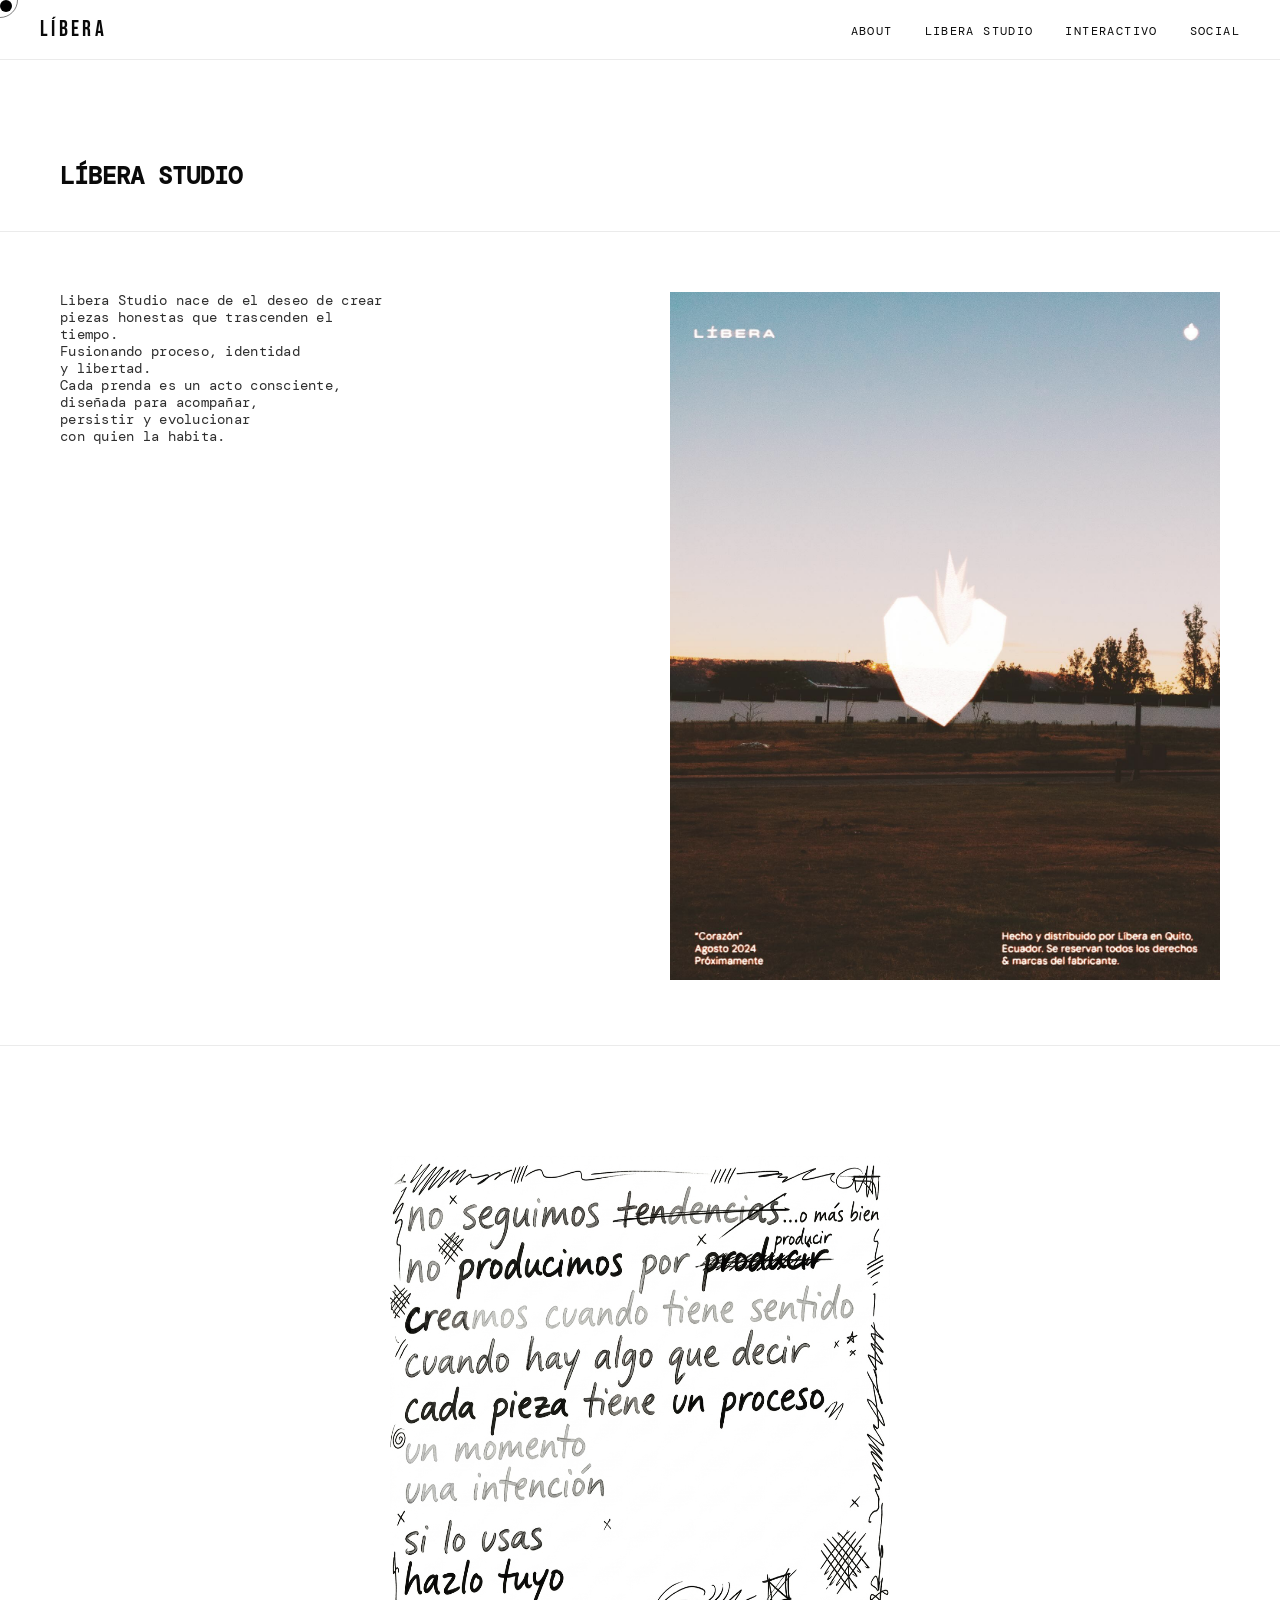
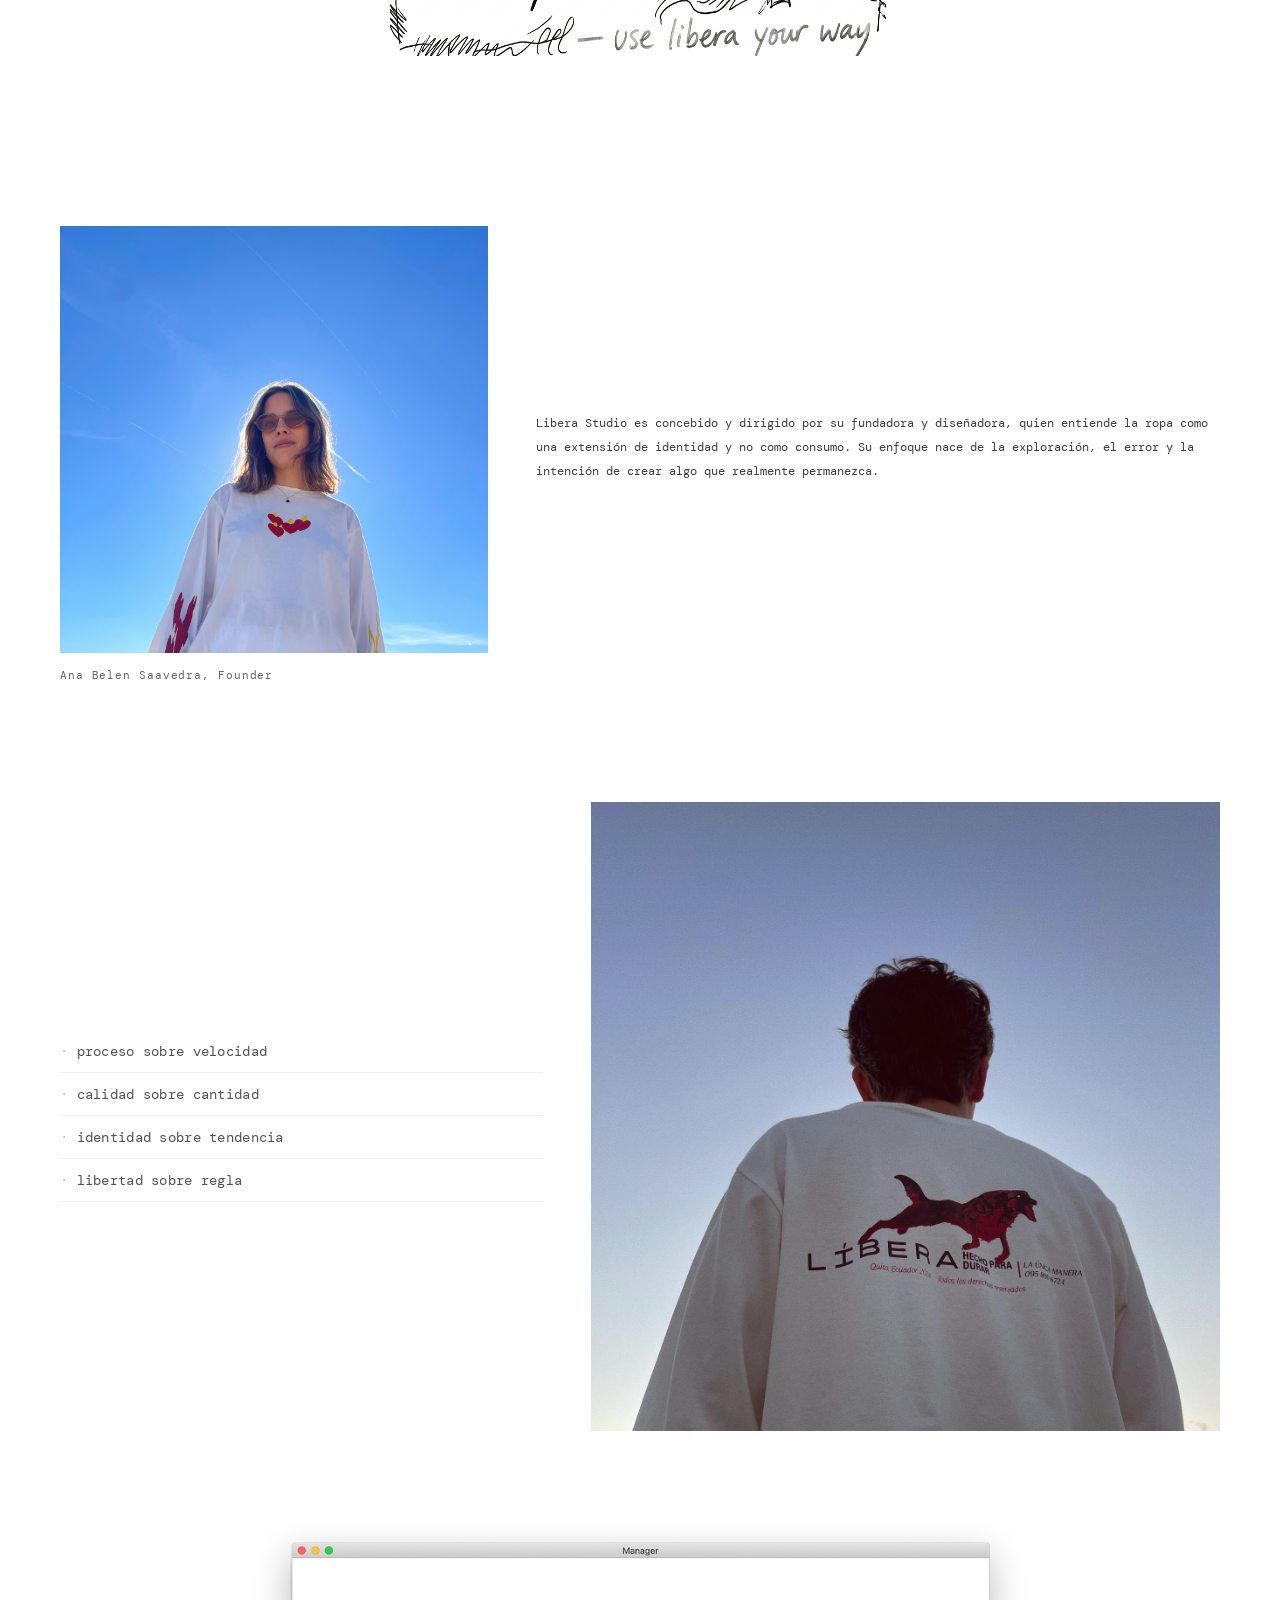
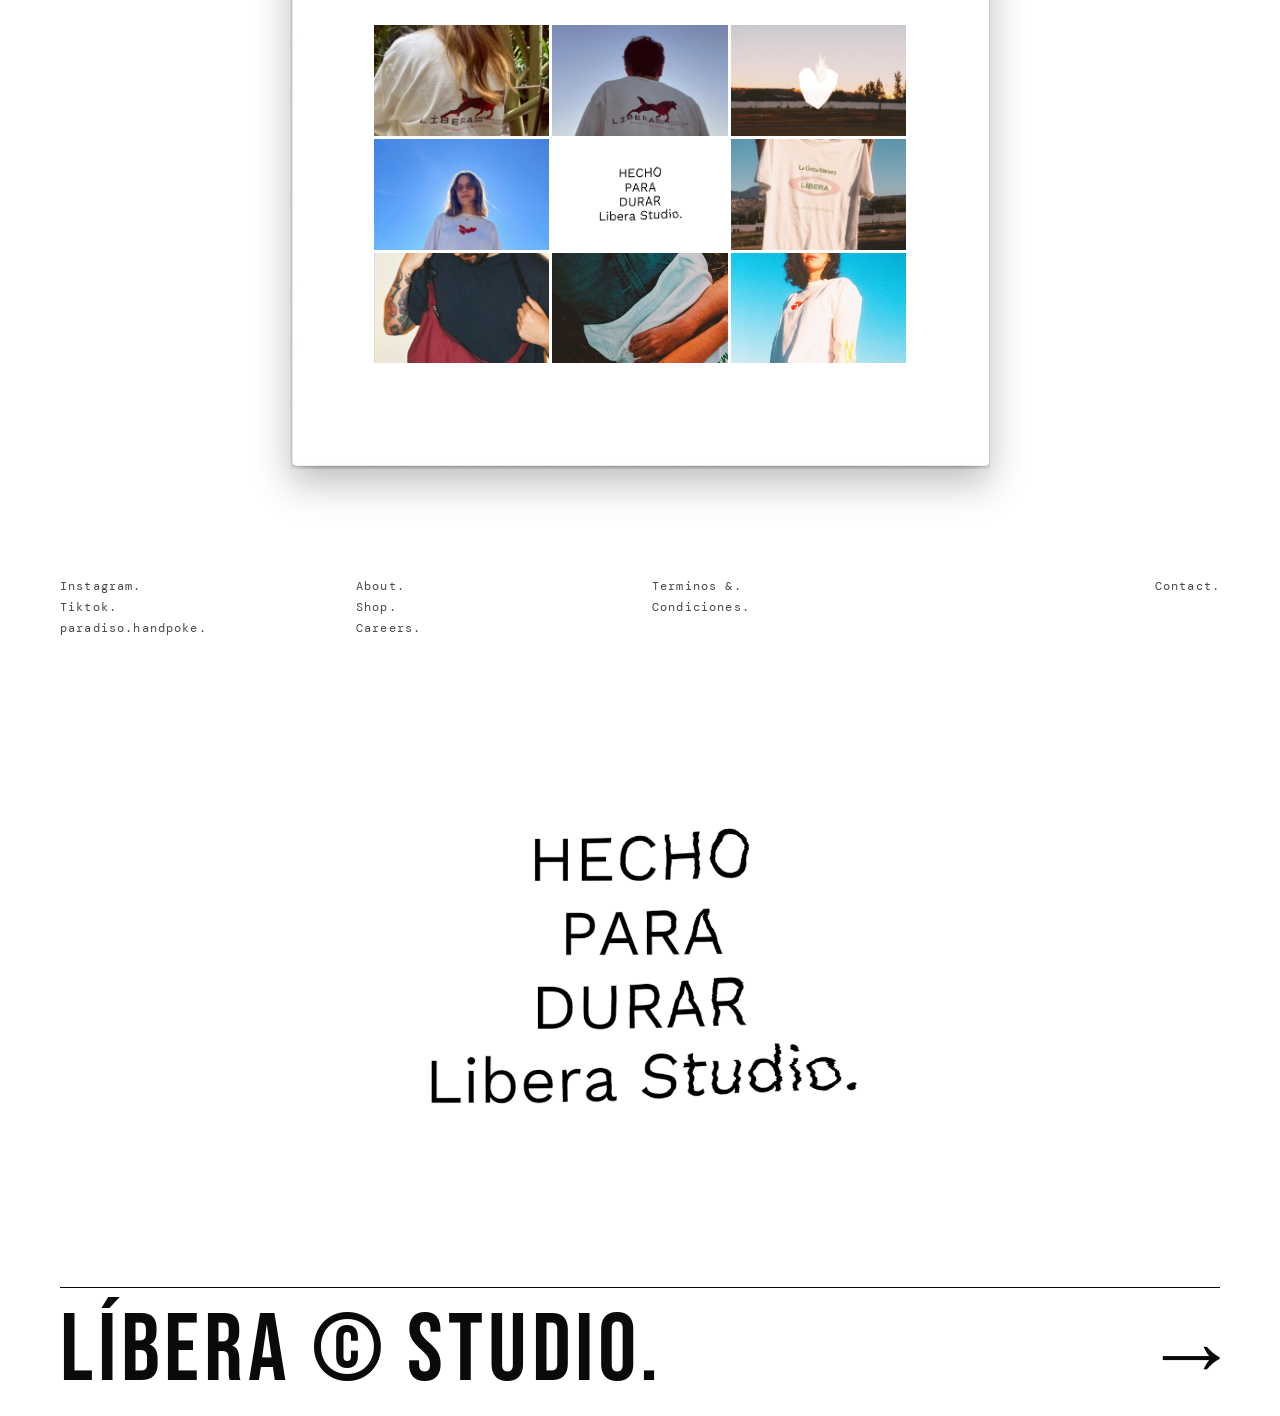
<file: About.html>
<!DOCTYPE html>
<html lang="es">
<head>
  <meta charset="UTF-8">
  <meta name="viewport" content="width=device-width, initial-scale=1.0">
  <title>About — Líbera Studio</title>
  <link rel="icon" type="image/jpg" href="Images/LiberaLogo.jpg">
  <link rel="preconnect" href="https://fonts.googleapis.com">
  <link rel="preconnect" href="https://fonts.gstatic.com" crossorigin>
  <link href="https://fonts.googleapis.com/css2?family=DM+Mono:ital,wght@0,300;0,400;0,500;1,300;1,400&family=Bebas+Neue&family=Libre+Baskerville:ital,wght@0,400;0,700;1,400&family=Space+Mono:ital,wght@0,400;0,700;1,400&display=swap" rel="stylesheet">
  <link rel="stylesheet" href="Styles.css">
</head>
<body class="page-light">

  <!-- CURSOR -->
  <div class="cursor" id="cursor"></div>
  <div class="cursor-ring" id="cursorRing"></div>

  <!-- NAVBAR -->
  <nav id="navbar" class="solid">
    <a href="Index.html" class="nav-logo" id="navLogo">LÍBERA</a>
    <ul class="nav-links" id="navLinks">
      <li><a href="About.html">About</a></li>
      <li><a href="Index.html">Libera Studio</a></li>
      <li><a href="Index.html#interactivo">Interactivo</a></li>
      <li><a href="Index.html#footer">Social</a></li>
    </ul>
  </nav>

  <main class="about-page">
    <!-- TITULO LÍBERA STUDIO EN GRANDE MITAD DE LA PAGINA COMO TITULO-->
    <section class="about-hero-page">
      <h1>LÍBERA STUDIO</h1>
    </section>

    <section class="about-grid about-grid--hero">
      <div class="about-text-block">
        <p>
          Libera Studio nace de el deseo de crear piezas honestas que trascenden el tiempo.<br>
          Fusionando proceso, identidad<br> 
          y libertad. <br> 
          Cada prenda es un acto consciente,<br>
          diseñada para acompañar,<br>
          persistir y evolucionar<br>
          con quien la habita.
        </p>
      </div>
      <div class="about-img-block">
        <img src="Images/LiberaCorazon.jpg" alt="Libera Corazón">
      </div>
    </section>

    <section class="about-scribble">
      <img src="Images/ManifiestoImg.jpg" alt="Manifiesto Libera">
    </section>

    <section class="about-founder-section">
      <div class="about-founder-img">
        <img src="Images/LiberaFounder.jpg" alt="Founder">
        <div class="about-founder-caption">Ana Belen Saavedra, Founder</div>
      </div>
      <div class="about-founder-text">
        <p>
          Libera Studio es concebido y dirigido por su fundadora y diseñadora, quien entiende la ropa como una extensión de identidad y no como consumo.
          Su enfoque nace de la exploración, el error y la intención de crear algo que realmente permanezca.
        </p>
      </div>
    </section>

    <section class="about-bullets-section">
      <ul class="about-bullets">
        <li>proceso sobre velocidad</li>
        <li>calidad sobre cantidad</li>
        <li>identidad sobre tendencia</li>
        <li>libertad sobre regla</li>
      </ul>
      <div class="about-bullets-img">
        <img src="Images/LiberaBusoEspalda.jpg" alt="Libera Buso Espalda">
      </div>
    </section>

    <section class="mac-simulator">
      <div class="mac-simulator-container">
  
          <!-- Imagen del Mac -->
          <img 
              src="Images/mac-simulator.jpeg" 
              alt="Mac simulator"
              class="mac-image"
          >
  
          <!-- Grid de Instagram -->
          <div class="instagram-grid">
  
              <a href="https://www.instagram.com/libera.studio/" target="_blank">
                  <img src="Images/LiberaImgCamiseta.jpg" alt="">
              </a>
  
              <a href="https://www.instagram.com/libera.studio/" target="_blank">
                  <img src="Images/LiberaBusoEspalda.jpg" alt="">
              </a>
  
              <a href="https://www.instagram.com/libera.studio/" target="_blank">
                  <img src="Images/LiberaCorazon.jpg" alt="">
              </a>
  
              <a href="https://www.instagram.com/libera.studio/" target="_blank">
                  <img src="Images/LiberaFounder.jpg" alt="">
              </a>
  
              <a href="https://www.instagram.com/libera.studio/" target="_blank">
                  <img src="Images/stg_danger.png" alt="">
              </a>
  
              <a href="https://www.instagram.com/libera.studio/" target="_blank">
                  <img src="Images/LiberaCamisetaPromocion.jpg" alt="">
              </a>
  
              <a href="https://www.instagram.com/libera.studio/" target="_blank">
                  <img src="Images/LiberaModelo.jpg" alt="">
              </a>
  
              <a href="https://www.instagram.com/libera.studio/" target="_blank">
                  <img src="Images/LiberaEditorial.jpg" alt="">
              </a>
  
              <a href="https://www.instagram.com/libera.studio/" target="_blank">
                  <img src="Images/LiberaFolleroProm.jpg" alt="">
              </a>
  
          </div>
  
      </div>
  </section>
  </main>

  <!-- FOOTER -->
  <footer id="footer">
    <div class="footer-links">
      <div class="footer-col">
        <a href="https://www.instagram.com/libera.studio/">Instagram</a>
        <a href="#">Tiktok</a>
        <a href="https://www.instagram.com/paradiso.handpoke/">paradiso.handpoke</a>
      </div>
      <div class="footer-col">
        <a href="About.html">About</a>
        <a href="Shop.html">Shop</a>
        <a href="#">Careers</a>
      </div>
      <div class="footer-col">
        <a href="privacy.html">Terminos &</a>
        <a href="privacy.html">Condiciones</a>
      </div>
      <div class="footer-col" style="align-items:flex-end">
        <a href="#">Contact</a>
      </div>
    </div>

    <img src="Images/stg_danger.png" alt="STG Danger" class="footer-danger-img">

    <div class="footer-bottom">
      <div class="footer-bottom-text">LÍBERA © STUDIO.</div>
      <div class="footer-arrow">→</div>
    </div>
  </footer>

  <script src="Script.js" defer></script>
</body>
</html>
</file>
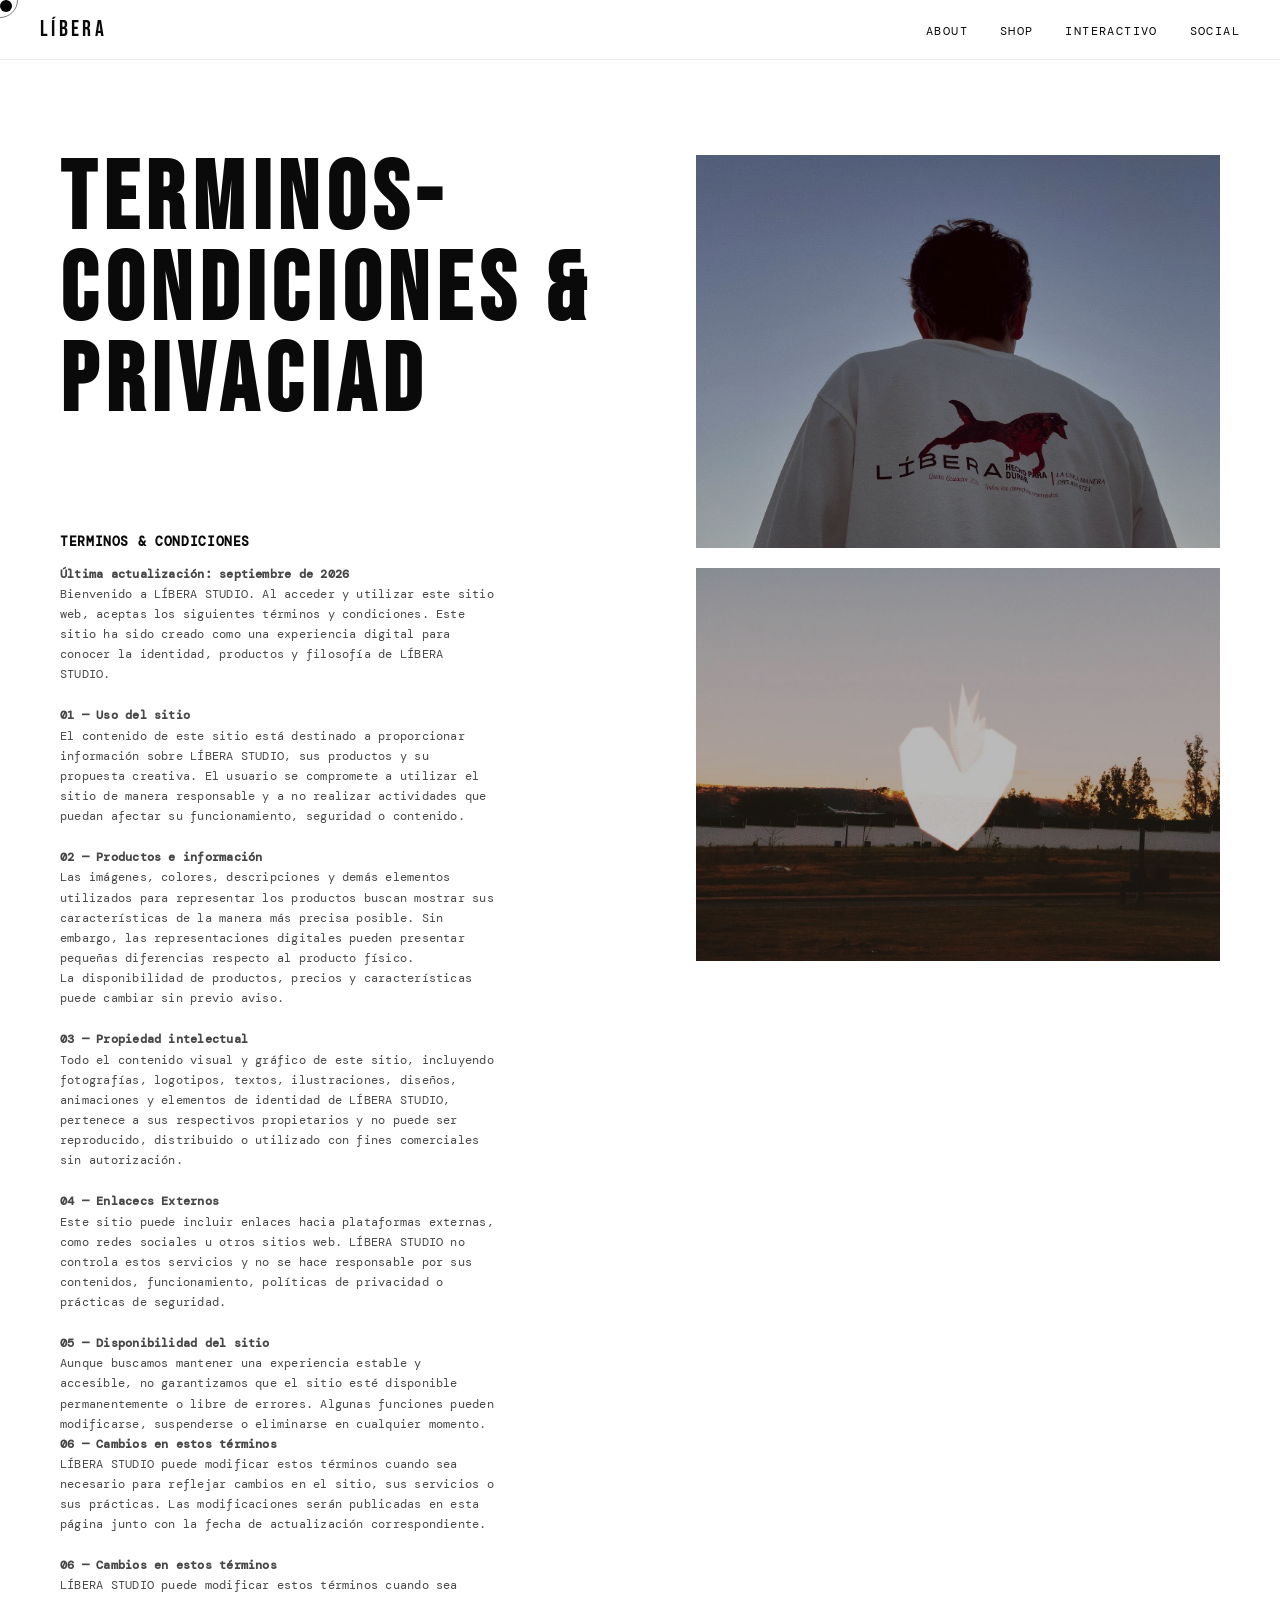
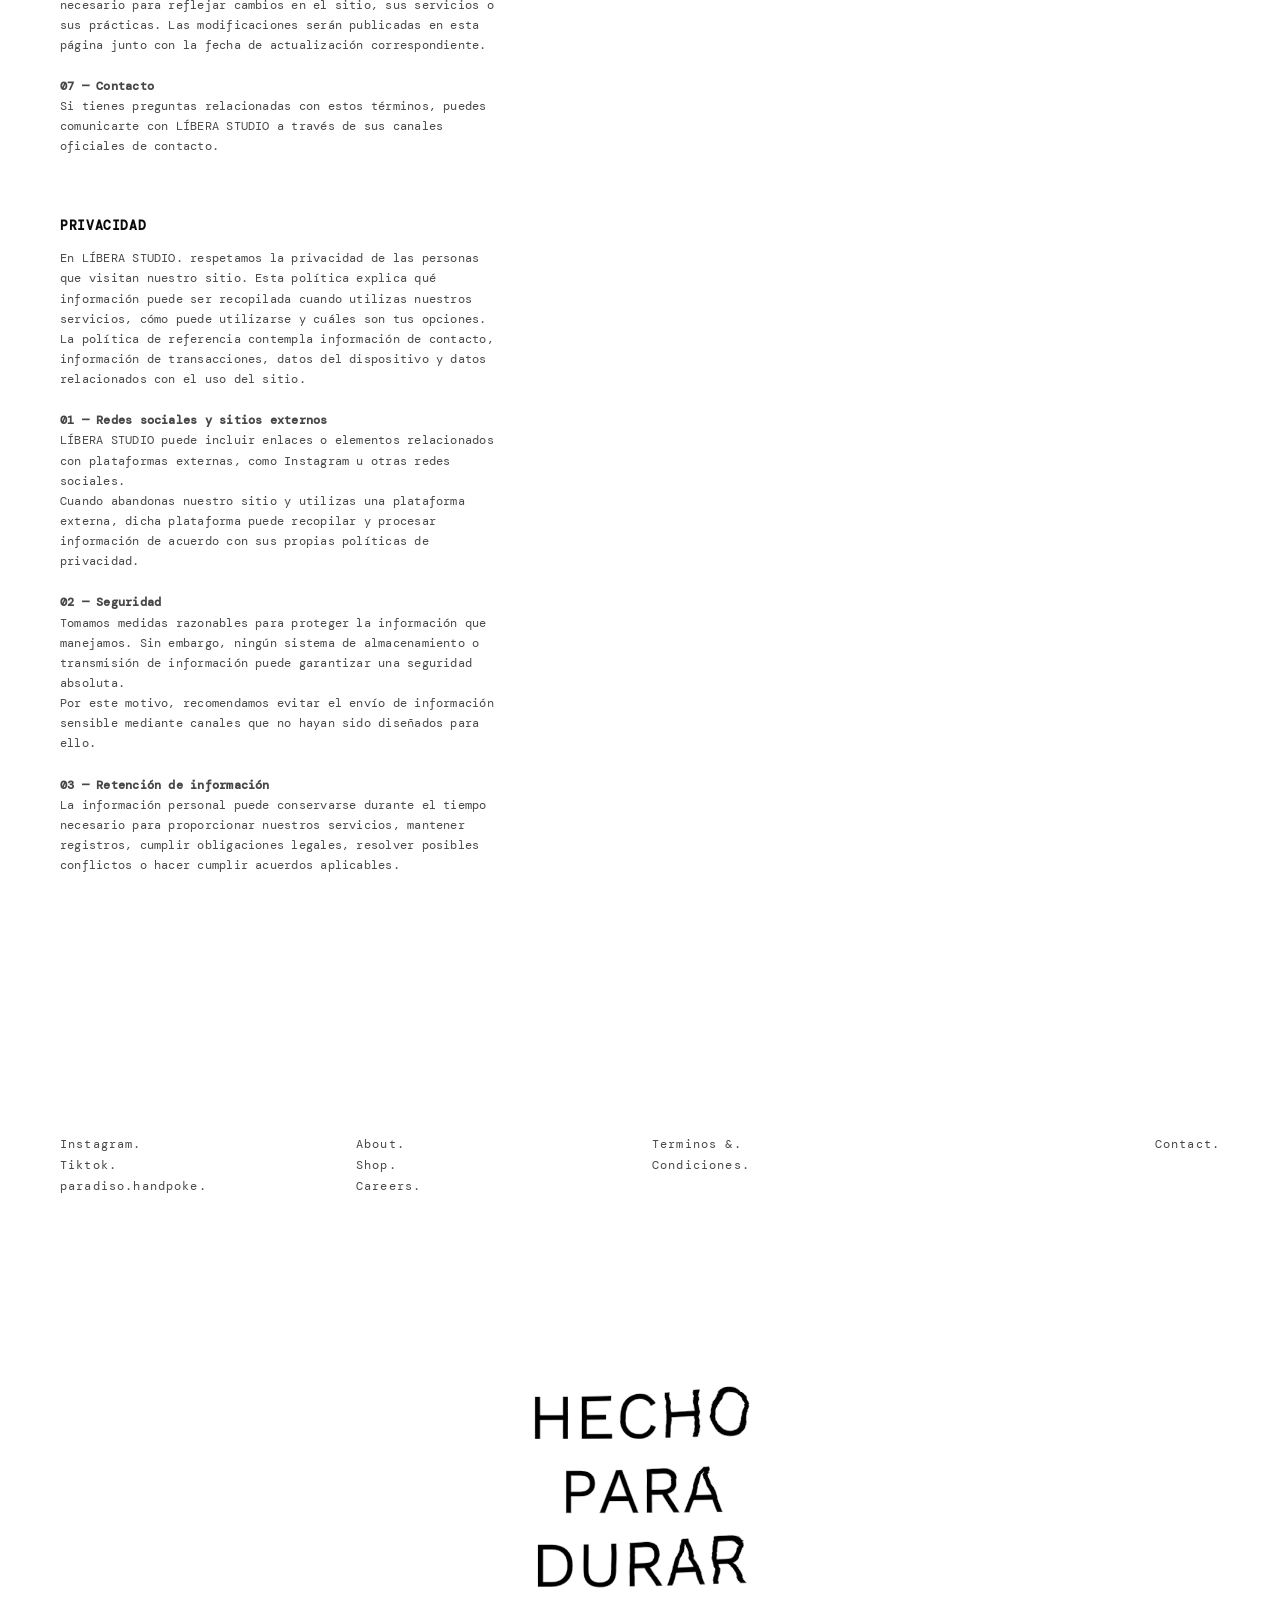
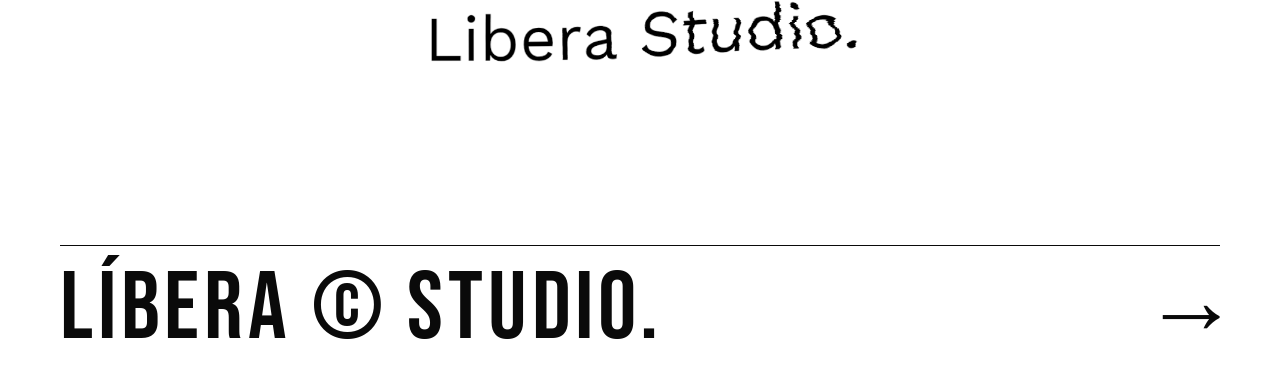
<file: privacy.html>
<!DOCTYPE html>
<html lang="es">
<head>
  <meta charset="UTF-8">
  <meta name="viewport" content="width=device-width, initial-scale=1.0">
  <title>Terminos & Privaciad</title>
  <link rel="icon" type="image/jpg" href="Images/LiberaLogo.jpg">
  <link rel="preconnect" href="https://fonts.googleapis.com">
  <link rel="preconnect" href="https://fonts.gstatic.com" crossorigin>
  <link href="https://fonts.googleapis.com/css2?family=DM+Mono:ital,wght@0,300;0,400;0,500;1,300;1,400&family=Bebas+Neue&family=Libre+Baskerville:ital,wght@0,400;0,700;1,400&family=Space+Mono:ital,wght@0,400;0,700;1,400&display=swap" rel="stylesheet">
  <link rel="stylesheet" href="Styles.css">
</head>
<body class="page-light">

  <!-- CURSOR -->
  <div class="cursor" id="cursor"></div>
  <div class="cursor-ring" id="cursorRing"></div>

  <!-- NAVBAR -->
  <nav id="navbar" class="solid">
    <a href="Index.html" class="nav-logo" id="navLogo">LÍBERA</a>
    <ul class="nav-links" id="navLinks">
      <li><a href="About.html">About</a></li>
      <li><a href="Shop.html">Shop</a></li>
      <li><a href="Index.html#interactivo">Interactivo</a></li>
      <li><a href="Index.html#footer">Social</a></li>
    </ul>
  </nav>

  <main class="privacy-page">
    <!-- Landing editorial (sticky) -->
    <section class="privacy-landing" id="privacy-landing">
        <div class="privacy-landing-grid">
          <div class="privacy-landing-left">
            <h1 class="privacy-landing-title">Terminos- condiciones & Privaciad</h1><br><br>

            <h3 class="privacy - landing-copy"> Terminos & Condiciones </h3>
            <h4 class="privacy-landing-copy"> Última actualización: septiembre de 2026</h4>
            <p class="privacy-landing-copy">
                Bienvenido a LÍBERA STUDIO. Al acceder y utilizar este sitio web, aceptas los siguientes términos y condiciones. Este sitio ha sido creado como una experiencia digital para conocer la identidad, productos y filosofía de LÍBERA STUDIO.
            </p>
            <br>
            <h4 class="privacy-landing-copy">01 — Uso del sitio</h4>
            <p class="privacy-landing-copy">
                El contenido de este sitio está destinado a proporcionar información sobre LÍBERA STUDIO, sus productos y su propuesta creativa. El usuario se compromete a utilizar el sitio de manera responsable y a no realizar actividades que puedan afectar su funcionamiento, seguridad o contenido.            </p>
            <br>
            <h4 class="privacy-landing-copy"> 02 — Productos e información</h4>
            <p class="privacy-landing-copy">
                Las imágenes, colores, descripciones y demás elementos utilizados para representar los productos buscan mostrar sus características de la manera más precisa posible. Sin embargo, las representaciones digitales pueden presentar pequeñas diferencias respecto al producto físico.<br>
                La disponibilidad de productos, precios y características puede cambiar sin previo aviso.
            </p>
            <br>
            <h4 class="privacy-landing-copy"> 03 — Propiedad intelectual</h4>
            <p class="privacy-landing-copy">
                Todo el contenido visual y gráfico de este sitio, incluyendo fotografías, logotipos, textos, ilustraciones, diseños, animaciones y elementos de identidad de LÍBERA STUDIO, pertenece a sus respectivos propietarios y no puede ser reproducido, distribuido o utilizado con fines comerciales sin autorización.            </p>
            <br>
            <h4 class="privacy-landing-copy"> 04 — Enlacecs Externos</h4>
            <p class="privacy-landing-copy">
                Este sitio puede incluir enlaces hacia plataformas externas, como redes sociales u otros sitios web. LÍBERA STUDIO no controla estos servicios y no se hace responsable por sus contenidos, funcionamiento, políticas de privacidad o prácticas de seguridad.            </p>
            <br>
            <h4 class="privacy-landing-copy"> 05 — Disponibilidad del sitio</h4>
            <p class="privacy-landing-copy">
                Aunque buscamos mantener una experiencia estable y accesible, no garantizamos que el sitio esté disponible permanentemente o libre de errores. Algunas funciones pueden modificarse, suspenderse o eliminarse en cualquier momento.            <br>
            <h4 class="privacy-landing-copy"> 06 — Cambios en estos términos</h4>
            <p class="privacy-landing-copy">
                LÍBERA STUDIO puede modificar estos términos cuando sea necesario para reflejar cambios en el sitio, sus servicios o sus prácticas. Las modificaciones serán publicadas en esta página junto con la fecha de actualización correspondiente.            <br>
            <br>
            <h4 class="privacy-landing-copy"> 06 — Cambios en estos términos</h4>
            <p class="privacy-landing-copy">
                LÍBERA STUDIO puede modificar estos términos cuando sea necesario para reflejar cambios en el sitio, sus servicios o sus prácticas. Las modificaciones serán publicadas en esta página junto con la fecha de actualización correspondiente.            <br>
            <br>
            <h4 class="privacy-landing-copy"> 07 — Contacto</h4>
            <p class="privacy-landing-copy">
                Si tienes preguntas relacionadas con estos términos, puedes comunicarte con LÍBERA STUDIO a través de sus canales oficiales de contacto.            <br><br>

            <h3 class="privacy - landing-copy"> Privacidad </h3>
            <p class="privacy-landing-copy">
                En LÍBERA STUDIO. respetamos la privacidad de las personas que visitan nuestro sitio. Esta política explica qué información puede ser recopilada cuando utilizas nuestros servicios, cómo puede utilizarse y cuáles son tus opciones. <br>
                La política de referencia contempla información de contacto, información de transacciones, datos del dispositivo y datos relacionados con el uso del sitio.
            </p>
            <br>
            <h4 class="privacy-landing-copy">01 — Redes sociales y sitios externos</h4>
            <p class="privacy-landing-copy">
                LÍBERA STUDIO puede incluir enlaces o elementos relacionados con plataformas externas, como Instagram u otras redes sociales.<br>
                Cuando abandonas nuestro sitio y utilizas una plataforma externa, dicha plataforma puede recopilar y procesar información de acuerdo con sus propias políticas de privacidad.
            </p>
            <br>
            <h4 class="privacy-landing-copy">02 — Seguridad</h4>
            <p class="privacy-landing-copy">
                Tomamos medidas razonables para proteger la información que manejamos. Sin embargo, ningún sistema de almacenamiento o transmisión de información puede garantizar una seguridad absoluta. <br>
                Por este motivo, recomendamos evitar el envío de información sensible mediante canales que no hayan sido diseñados para ello.
            </p>
            <br>
            <h4 class="privacy-landing-copy">03 — Retención de información</h4>
            <p class="privacy-landing-copy">
                La información personal puede conservarse durante el tiempo necesario para proporcionar nuestros servicios, mantener registros, cumplir obligaciones legales, resolver posibles conflictos o hacer cumplir acuerdos aplicables.
            </p>
            <br>
          </div>


          <div class="privacy-landing-right">
            <div class="privacy-landing-images">
              <img src="Images/LiberaBusoEspalda.jpg" alt="Editorial 1">
              <img src="Images/LiberaCorazon.jpg" alt="Editorial 2">
            </div>
          </div>
        </div>
    </section>
  </main>

  <!-- FOOTER (same as Index.html) -->
  <footer id="footer">
    <div class="footer-links">
      <div class="footer-col">
        <a href="https://www.instagram.com/libera.studio/">Instagram</a>
        <a href="#">Tiktok</a>
        <a href="https://www.instagram.com/paradiso.handpoke/">paradiso.handpoke</a>
      </div>
      <div class="footer-col">
        <a href="About.html">About</a>
        <a href="Shop.html">Shop</a>
        <a href="#">Careers</a>
      </div>
      <div class="footer-col">
        <a href="privacy.html">Terminos &</a>
        <a href="privacy.html">Condiciones</a>
      </div>
      <div class="footer-col" style="align-items:flex-end">
        <a href="#">Contact</a>
      </div>
    </div>

    <img src="Images/stg_danger.png" alt="STG Danger" class="footer-danger-img">

    <div class="footer-bottom">
      <div class="footer-bottom-text">LÍBERA © STUDIO.</div>
      <div class="footer-arrow">→</div>
    </div>
  </footer>

  <script src="Script.js" defer></script>
</body>
</html>
</file>
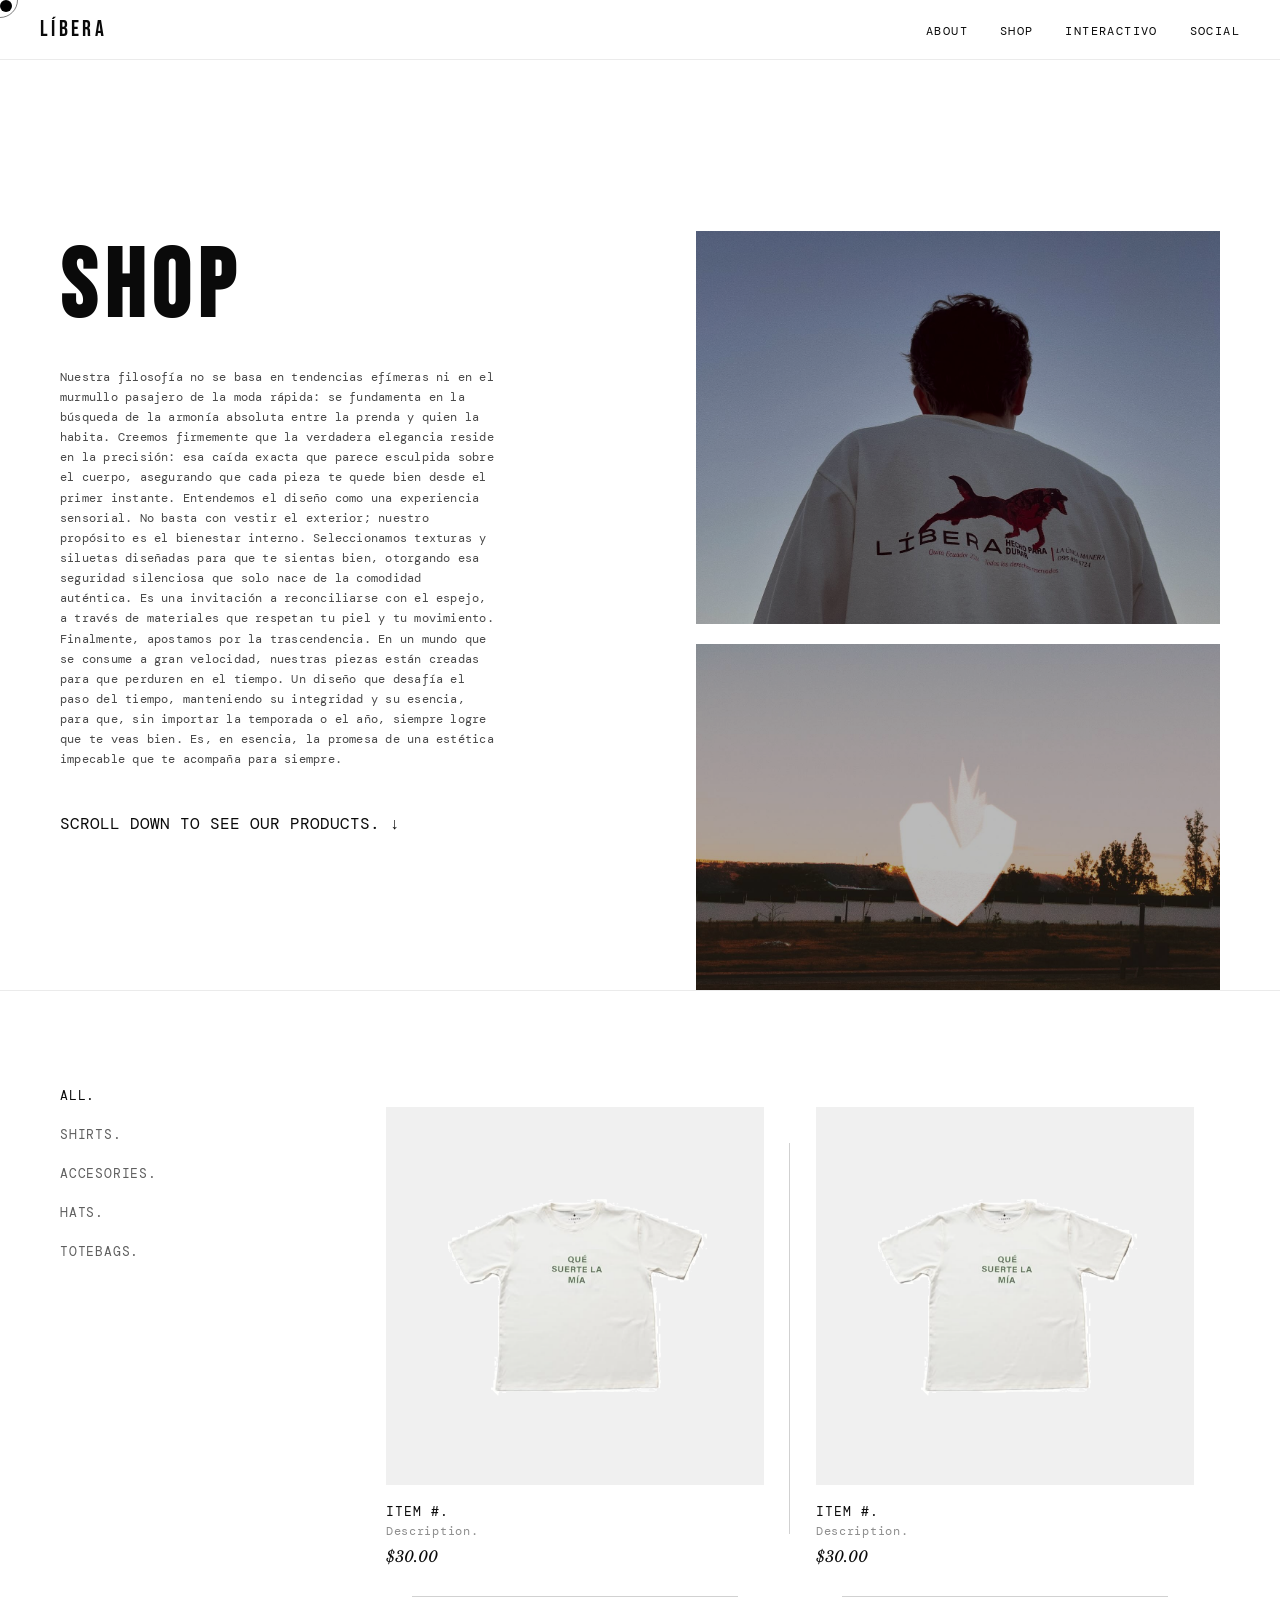
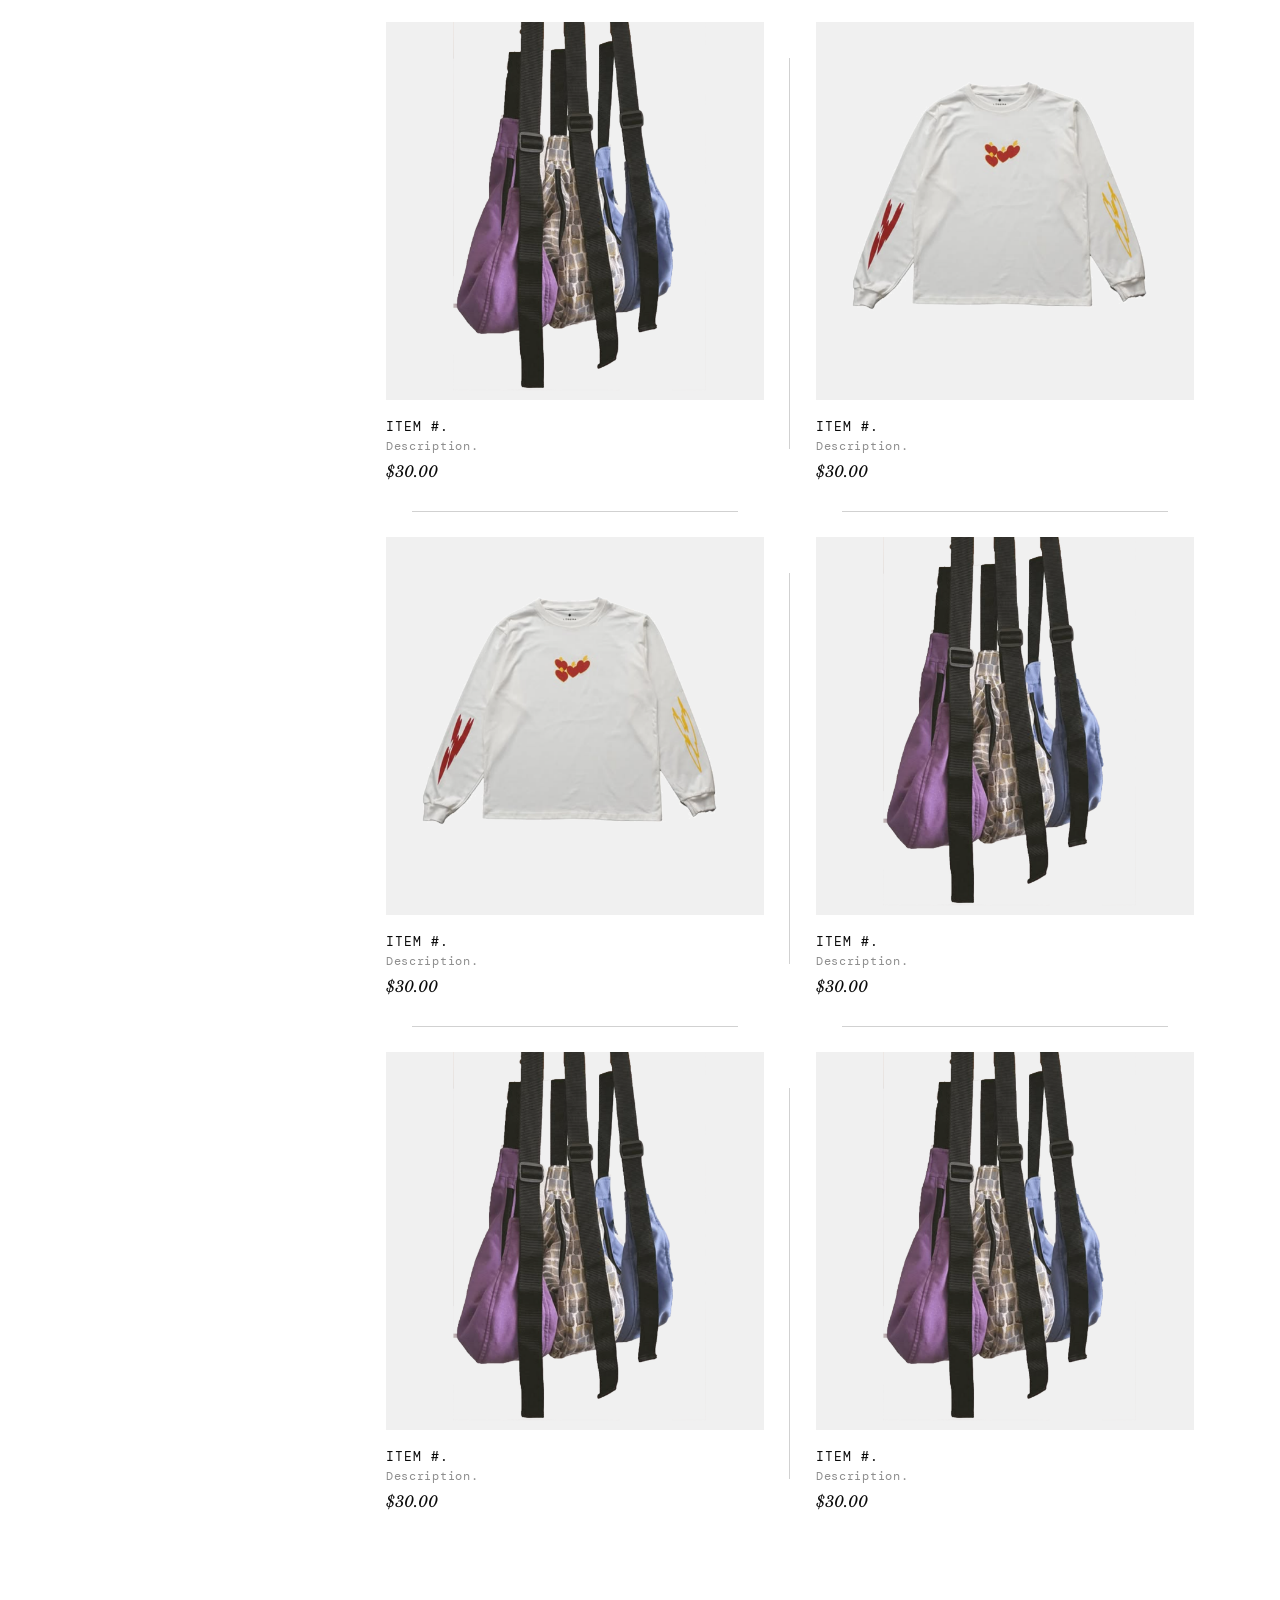
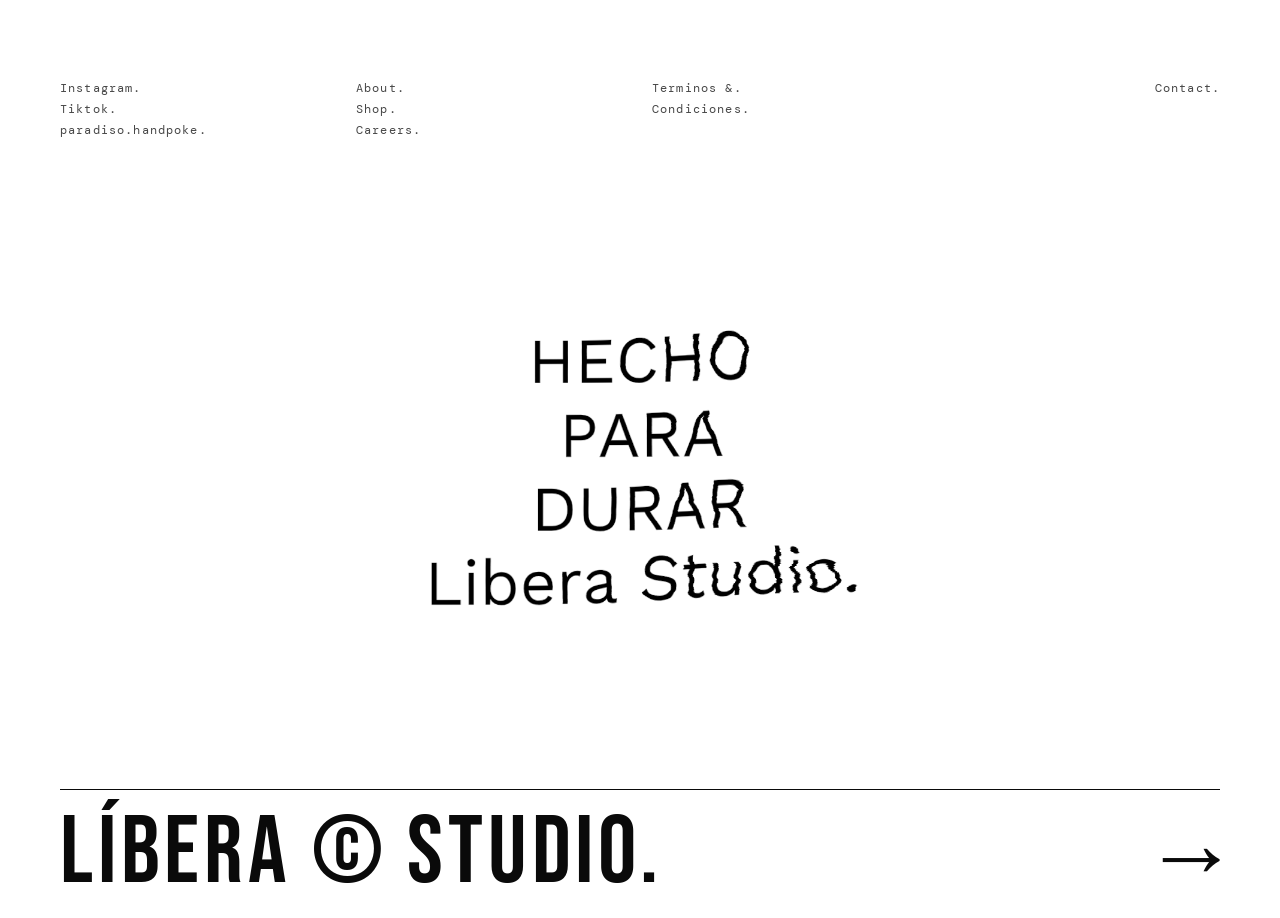
<file: Shop.html>
<!DOCTYPE html>
<html lang="es">
<head>
  <meta charset="UTF-8">
  <meta name="viewport" content="width=device-width, initial-scale=1.0">
  <title>Shop — Líbera Studio</title>
  <link rel="icon" type="image/jpg" href="Images/LiberaLogo.jpg">
  <link rel="preconnect" href="https://fonts.googleapis.com">
  <link rel="preconnect" href="https://fonts.gstatic.com" crossorigin>
  <link href="https://fonts.googleapis.com/css2?family=DM+Mono:ital,wght@0,300;0,400;0,500;1,300;1,400&family=Bebas+Neue&family=Libre+Baskerville:ital,wght@0,400;0,700;1,400&family=Space+Mono:ital,wght@0,400;0,700;1,400&display=swap" rel="stylesheet">
  <link rel="stylesheet" href="Styles.css">
</head>
<body class="page-light">

  <!-- CURSOR -->
  <div class="cursor" id="cursor"></div>
  <div class="cursor-ring" id="cursorRing"></div>

  <!-- NAVBAR -->
  <nav id="navbar" class="solid">
    <a href="Index.html" class="nav-logo" id="navLogo">LÍBERA</a>
    <ul class="nav-links" id="navLinks">
      <li><a href="About.html">About</a></li>
      <li><a href="Shop.html">Shop</a></li>
      <li><a href="Index.html#interactivo">Interactivo</a></li>
      <li><a href="Index.html#footer">Social</a></li>
    </ul>
  </nav>

  <main class="shop-page">
    <!-- Landing editorial (sticky) -->
    <section class="shop-landing" id="shop-landing">
      <div class="shop-landing-sticky">
        <div class="shop-landing-grid">
          <div class="shop-landing-left">
            <h1 class="shop-landing-title">SHOP</h1>
            <p class="shop-landing-copy">
              Nuestra filosofía no se basa en tendencias efímeras ni en el murmullo pasajero de la moda rápida: se fundamenta en la búsqueda de la armonía absoluta entre la prenda y quien la habita.
              Creemos firmemente que la verdadera elegancia reside en la precisión: esa caída exacta que parece esculpida sobre el cuerpo, asegurando que cada pieza te quede bien desde el primer instante.
              Entendemos el diseño como una experiencia sensorial. No basta con vestir el exterior; nuestro propósito es el bienestar interno.
              Seleccionamos texturas y siluetas diseñadas para que te sientas bien, otorgando esa seguridad silenciosa que solo nace de la comodidad auténtica.
              Es una invitación a reconciliarse con el espejo, a través de materiales que respetan tu piel y tu movimiento.
              Finalmente, apostamos por la trascendencia. En un mundo que se consume a gran velocidad, nuestras piezas están creadas para que perduren en el tiempo.
              Un diseño que desafía el paso del tiempo, manteniendo su integridad y su esencia, para que, sin importar la temporada o el año, siempre logre que te veas bien.
              Es, en esencia, la promesa de una estética impecable que te acompaña para siempre.
            </p>
            <br><br>
            <p>SCROLL DOWN TO SEE OUR PRODUCTS. ↓</p>
          </div>


          <div class="shop-landing-right">
            <div class="shop-landing-images">
              <img src="Images/LiberaBusoEspalda.jpg" alt="Editorial 1">
              <img src="Images/LiberaCorazon.jpg" alt="Editorial 2">
            </div>
          </div>
        </div>

        <div class="shop-landing-scroll">
          <div class="shop-landing-scroll-label">SCROLL</div>
          <div class="shop-landing-scroll-arrow"></div>
        </div>
      </div>
    </section>

    <!-- Catalogo (se sobrepone) -->
    <section class="shop-catalog" id="shop-catalog">
      <div class="shop-catalog-inner">
        <aside class="shop-menu" data-shop-filter-menu>
          <button class="shop-menu-item active" data-filter="all" type="button">ALL.</button>
          <button class="shop-menu-item" data-filter="shirts" type="button">SHIRTS.</button>
          <button class="shop-menu-item" data-filter="accesories" type="button">ACCESORIES.</button>
          <button class="shop-menu-item" data-filter="hats" type="button">HATS.</button>
          <button class="shop-menu-item" data-filter="totebags" type="button">TOTEBAGS.</button>
        </aside>

        <section class="shop-grid" data-shop-grid aria-label="Productos">
          <article class="shop-item" data-category="shirts">
            <div class="shop-item-img"><img src="Images/camiseta.png" alt="Item 01"></div>
            <div class="shop-item-title">Item #.</div>
            <div class="shop-item-desc">Description.</div>
            <div class="shop-item-price">$30.00</div>
          </article>

          <article class="shop-item" data-category="shirts">
            <div class="shop-item-img"><img src="Images/camiseta.png" alt="Item 02"></div>
            <div class="shop-item-title">Item #.</div>
            <div class="shop-item-desc">Description.</div>
            <div class="shop-item-price">$30.00</div>
          </article>

          <article class="shop-item" data-category="accesories">
            <div class="shop-item-img"><img src="Images/Totebags.png" alt="Item 03"></div>
            <div class="shop-item-title">Item #.</div>
            <div class="shop-item-desc">Description.</div>
            <div class="shop-item-price">$30.00</div>
          </article>

          <article class="shop-item" data-category="hats">
            <div class="shop-item-img"><img src="Images/Buso.png" alt="Item 04"></div>
            <div class="shop-item-title">Item #.</div>
            <div class="shop-item-desc">Description.</div>
            <div class="shop-item-price">$30.00</div>
          </article>

          <article class="shop-item" data-category="hats">
            <div class="shop-item-img"><img src="Images/Buso.png" alt="Item 04"></div>
            <div class="shop-item-title">Item #.</div>
            <div class="shop-item-desc">Description.</div>
            <div class="shop-item-price">$30.00</div>
          </article>

          <article class="shop-item" data-category="totebags">
            <div class="shop-item-img"><img src="Images/Totebags.png" alt="Item 04"></div>
            <div class="shop-item-title">Item #.</div>
            <div class="shop-item-desc">Description.</div>
            <div class="shop-item-price">$30.00</div>
          </article>

          <article class="shop-item" data-category="totebags">
            <div class="shop-item-img"><img src="Images/Totebags.png" alt="Item 01"></div>
            <div class="shop-item-title">Item #.</div>
            <div class="shop-item-desc">Description.</div>
            <div class="shop-item-price">$30.00</div>
          </article>
          
          <article class="shop-item" data-category="totebags">
            <div class="shop-item-img"><img src="Images/Totebags.png" alt="Item 01"></div>
            <div class="shop-item-title">Item #.</div>
            <div class="shop-item-desc">Description.</div>
            <div class="shop-item-price">$30.00</div>
          </article>

          

          
          

        </section>
      </div>
    </section>
  </main>

  <!-- FOOTER (same as Index.html) -->
  <footer id="footer">
    <div class="footer-links">
      <div class="footer-col">
        <a href="https://www.instagram.com/libera.studio/">Instagram</a>
        <a href="#">Tiktok</a>
        <a href="https://www.instagram.com/paradiso.handpoke/">paradiso.handpoke</a>
      </div>
      <div class="footer-col">
        <a href="About.html">About</a>
        <a href="Shop.html">Shop</a>
        <a href="#">Careers</a>
      </div>
      <div class="footer-col">
        <a href="privacy.html">Terminos &</a>
        <a href="privacy.html">Condiciones</a>
      </div>
      <div class="footer-col" style="align-items:flex-end">
        <a href="#">Contact</a>
      </div>
    </div>

    <img src="Images/stg_danger.png" alt="STG Danger" class="footer-danger-img">

    <div class="footer-bottom">
      <div class="footer-bottom-text">LÍBERA © STUDIO.</div>
      <div class="footer-arrow">→</div>
    </div>
  </footer>

  <script src="Script.js" defer></script>
</body>
</html>
</file>
<file: Styles.css>
*, *::before, *::after { box-sizing: border-box; margin: 0; padding: 0; }

  :root {
    --white: #ffffff;
    --black: #0a0a0a;
    --cream: #f5f2ed;
    --red: #c0392b;
    --yellow: #f0c040;
    --green: #4a6741;
    --purple: #7b5ea7;
    --blue: #5b7fa6;
  }

  html { scroll-behavior: smooth; }

  body {
    font-family: 'DM Mono', monospace;
    background: var(--black);
    color: var(--white);
    overflow-x: hidden;
    cursor: none;
  }

  body.page-light {
    background: var(--white);
    color: var(--black);
  }
  body.page-light nav.solid { background: var(--white); }
  body.page-light nav.solid .nav-logo,
  body.page-light nav.solid .nav-links a { color: var(--black); }

  /* CUSTOM CURSOR */
  .cursor {
    width: 12px; height: 12px;
    background: var(--white);
    border-radius: 50%;
    position: fixed;
    top: 0; left: 0;
    pointer-events: none;
    z-index: 9999;
    transition: transform 0.15s ease, background 0.2s;
    mix-blend-mode: difference;
  }
  .cursor-ring {
    width: 36px; height: 36px;
    border: 1px solid rgba(255,255,255,0.5);
    border-radius: 50%;
    position: fixed;
    top: 0; left: 0;
    pointer-events: none;
    z-index: 9998;
    transition: transform 0.4s cubic-bezier(.16,1,.3,1);
    mix-blend-mode: difference;
  }

  /* ── NAVBAR ── */
  nav {
    position: fixed; top: 0; left: 0; right: 0;
    z-index: 1000;
    display: flex; align-items: center; justify-content: space-between;
    padding: 24px 40px;
    transition: background 0.4s ease, padding 0.4s ease;
  }
  nav.transparent { background: transparent; }
  nav.solid {
    background: var(--white);
    padding: 16px 40px;
    border-bottom: 1px solid rgba(0,0,0,0.08);
  }
  nav.solid .nav-logo, nav.solid .nav-links a { color: var(--black); }
  nav.transparent .nav-logo, nav.transparent .nav-links a { color: var(--white); }

  .nav-logo {
    font-family: 'Bebas Neue', sans-serif;
    font-size: 1.4rem;
    letter-spacing: 0.15em;
    text-decoration: none;
    transition: opacity 0.3s;
    display: none;
  }
  nav.solid .nav-logo { display: block; }

  .nav-links { display: flex; gap: 32px; list-style: none; }
  .nav-links a {
    font-family: 'DM Mono', monospace;
    font-size: 0.72rem;
    letter-spacing: 0.12em;
    text-transform: uppercase;
    text-decoration: none;
    transition: opacity 0.2s;
  }
  .nav-links a:hover { opacity: 0.5; }

  /* ── HERO ── */
  #hero {
    position: relative;
    width: 100%; height: 100vh;
    overflow: hidden;
    display: flex; align-items: flex-end; justify-content: center;
  }
  #hero-video {
    position: absolute; inset: 0;
    width: 100%; height: 100%;
    object-fit: cover;
  }
  .hero-overlay {
    position: absolute; inset: 0;
    background: linear-gradient(to bottom, rgba(0,0,0,0.15) 0%, rgba(0,0,0,0.5) 100%);
  }
  .hero-title {
    position: absolute;
    top: 50%; left: 50%;
    transform: translate(-50%, -50%);
    font-family: 'Bebas Neue', sans-serif;
    font-size: clamp(3rem, 12vw, 10rem);
    letter-spacing: 0.05em;
    color: var(--white);
    white-space: nowrap;
    mix-blend-mode: normal;
    z-index: 2;
  }
  .scroll-hint {
    position: absolute; bottom: 40px; left: 50%; transform: translateX(-50%);
    display: flex; flex-direction: column; align-items: center; gap: 6px;
    z-index: 2; color: var(--white);
  }
  .scroll-hint span {
    font-family: 'DM Mono', monospace;
    font-size: 0.65rem; letter-spacing: 0.2em; text-transform: uppercase;
  }
  .scroll-arrow {
    width: 1px; height: 40px;
    background: var(--white);
    position: relative;
    animation: arrowPulse 1.8s ease-in-out infinite;
  }
  .scroll-arrow::after {
    content: '';
    position: absolute; bottom: 0; left: 50%; transform: translateX(-50%);
    width: 6px; height: 6px;
    border-right: 1px solid white; border-bottom: 1px solid white;
    transform: translateX(-50%) rotate(45deg);
  }
  @keyframes arrowPulse {
    0%, 100% { opacity: 0.3; transform: scaleY(0.8); }
    50% { opacity: 1; transform: scaleY(1); }
  }

  /* ── SHOP SECTION ── */
  #shop {
    background: var(--white);
    padding: 80px 0 60px;
    min-height: 100vh;
    display: flex; flex-direction: column; align-items: center;
  }
  .shop-intro {
    font-family: 'DM Mono', monospace;
    font-size: 0.65rem; letter-spacing: 0.2em;
    text-transform: uppercase; color: var(--black);
    margin-bottom: 48px; opacity: 0.5;
  }
  .cards-container {
    display: flex;
    gap: 20px;
    padding: 20px 40px 60px;
    overflow-x: auto;
    width: 100%;
    scrollbar-width: none;
    align-items: flex-end;
  }
  .cards-container::-webkit-scrollbar { display: none; }

  .card {
    position: relative;
    flex: 0 0 260px;
    background: var(--cream);
    border: 1px solid rgba(0,0,0,0.08);
    cursor: none;
    transition: transform 0.4s cubic-bezier(.16,1,.3,1);
    overflow: visible;
  }
  .card:hover { transform: translateY(-16px); }
  .card-number {
    position: absolute; top: -28px; left: 0;
    font-family: 'DM Mono', monospace;
    font-size: 0.65rem; letter-spacing: 0.15em;
    color: var(--black); opacity: 0;
    transition: opacity 0.3s;
  }
  .card:hover .card-number { opacity: 1; }
  .card-img {
    width: 100%; aspect-ratio: 3/4;
    overflow: hidden;
  }
  .card-img img {
    width: 100%; height: 100%;
    object-fit: cover;
    transition: transform 0.6s cubic-bezier(.16,1,.3,1);
    filter: grayscale(20%);
  }
  .card:hover .card-img img { transform: scale(1.04); filter: grayscale(0%); }
  .card-info {
    position: absolute; bottom: -52px; left: 0;
    opacity: 0; transition: opacity 0.3s;
    padding: 8px 0;
  }
  .card:hover .card-info { opacity: 1; }
  .card-name {
    font-family: 'DM Mono', monospace;
    font-size: 0.7rem; letter-spacing: 0.1em;
    text-transform: uppercase; color: var(--black);
  }
  .card-price {
    font-family: 'Libre Baskerville', serif;
    font-size: 0.85rem; color: var(--black);
    font-style: italic;
  }

  /* ── CTA SHOP ── */
  #cta-shop {
    position: relative;
    width: 100%; height: 100vh;
    overflow: hidden;
    display: flex; align-items: center; justify-content: center;
    flex-direction: column; gap: 24px;
  }
  #cta-video {
    position: absolute; inset: 0;
    width: 100%; height: 100%;
    object-fit: cover;
  }
  #cta-shop .overlay {
    position: absolute; inset: 0;
    background: rgba(0,0,0,0.55);
  }
  .cta-tagline {
    position: relative; z-index: 2;
    font-family: 'DM Mono', monospace;
    font-size: clamp(0.75rem, 2vw, 1rem);
    letter-spacing: 0.25em; text-transform: uppercase;
    color: var(--white); opacity: 0.85;
  }
  .cta-btn {
    position: relative; z-index: 2;
    border: 1.5px solid var(--white);
    background: transparent;
    color: var(--white);
    font-family: 'Bebas Neue', sans-serif;
    font-size: clamp(1.2rem, 4vw, 2rem);
    letter-spacing: 0.3em;
    padding: 18px 60px;
    border-radius: 60px;
    cursor: none;
    transition: background 0.3s, color 0.3s;
    text-decoration: none;
  }
  .cta-btn:hover { background: var(--white); color: var(--black); }

  /* ── INTERACTIVE ── */
  #interactivo {
    position: relative;
    min-height: 100vh;
    background: var(--cream);
    display: flex; align-items: center; justify-content: center;
    overflow: hidden;
    padding: 80px 40px;
  }
  .interactive-bg-text {
    position: absolute; inset: 0;
    display: flex; flex-direction: column;
    align-items: flex-start; justify-content: center;
    padding: 60px;
    pointer-events: none;
  }
  .bg-line {
    font-family: 'Bebas Neue', sans-serif;
    font-size: clamp(8rem, 10vw, 7rem);
    color: var(--black);
    line-height: 1;
    letter-spacing: 0.02em;
  }
  .bg-line.accent { color: var(--red); }

  .stickers-area {
    position: absolute; inset: 0;
    pointer-events: none;
  }
  .sticker {
    position: absolute;
    pointer-events: all;
    cursor: none;
    transition: transform 0.4s cubic-bezier(.16,1,.3,1), filter 0.3s;
    filter: drop-shadow(0 4px 20px rgba(0,0,0,0.15));
  }
  .sticker:hover {
    transform: scale(1.12) rotate(-2deg) translateY(-8px) !important;
    filter: drop-shadow(0 12px 36px rgba(0,0,0,0.25));
    z-index: 10;
  }
  .sticker img { width: 100%; display: block; }

  /* ── POP UP ── */
  .popup-overlay {
    display: none;
    position: fixed; inset: 0;
    background: rgba(0,0,0,0.7);
    z-index: 2000;
    align-items: center; justify-content: center;
  }
  .popup-overlay.active { display: flex; }
  .popup {
    background: var(--white);
    color: var(--black);
    max-width: 480px; width: 90%;
    padding: 48px 40px;
    position: relative;
    animation: popIn 0.4s cubic-bezier(.16,1,.3,1);
  }
  @keyframes popIn {
    from { transform: translateY(30px) scale(0.95); opacity: 0; }
    to { transform: translateY(0) scale(1); opacity: 1; }
  }
  .popup-close {
    position: absolute; top: 16px; right: 20px;
    font-family: 'DM Mono', monospace; font-size: 0.75rem;
    background: none; border: none; cursor: none;
    letter-spacing: 0.1em; opacity: 0.5;
  }
  .popup-close:hover { opacity: 1; }
  .popup-img { width: 100%; margin-bottom: 24px; background: var(--cream); }
  .popup-img img { width: 100%; display: block; }
  .popup-name {
    font-family: 'DM Mono', monospace;
    font-size: 0.75rem; letter-spacing: 0.18em; text-transform: uppercase;
    margin-bottom: 8px;
  }
  .popup-price {
    font-family: 'Libre Baskerville', serif;
    font-size: 1.3rem; font-style: italic; margin-bottom: 24px;
  }
  .popup-btn {
    display: inline-block;
    border: 1.5px solid var(--black);
    background: var(--black);
    color: var(--white);
    font-family: 'DM Mono', monospace;
    font-size: 0.7rem; letter-spacing: 0.18em; text-transform: uppercase;
    padding: 14px 32px; cursor: none;
    transition: background 0.2s, color 0.2s;
    text-decoration: none;
  }
  .popup-btn:hover { background: var(--white); color: var(--black); }

  /* ── FOOTER ── */
  footer {
    background: var(--white);
    color: var(--black);
    padding: 60px 60px 0;
  }
  .footer-links {
    display: grid;
    grid-template-columns: 1fr 1fr 1fr 1fr;
    gap: 24px;
    margin-bottom: 48px;
  }
  .footer-col { display: flex; flex-direction: column; gap: 6px; }
  .footer-col a, .footer-col span {
    font-family: 'DM Mono', monospace;
    font-size: 0.72rem; letter-spacing: 0.1em;
    color: var(--black); text-decoration: none; opacity: 0.75;
    transition: opacity 0.2s;
  }
  .footer-col a:hover { opacity: 1; }
  .footer-col a::after { content: '.'; }

  .footer-danger-img {
    width: 100%;
    max-width: 1150px;
    margin: 0 auto 32px;
    display: block;
    filter: grayscale(30%);
  }

  .footer-tagline {
    text-align: center;
    padding: 20px 0 40px;
  }
  .footer-tagline .word {
    display: block;
    font-family: 'Space Mono', monospace;
    font-size: clamp(1.8rem, 5vw, 3.5rem);
    letter-spacing: 0.1em;
    line-height: 1.2;
  }
  .footer-tagline .brand {
    font-family: 'Libre Baskerville', serif;
    font-size: clamp(1.4rem, 4vw, 2.8rem);
    font-style: italic;
    font-weight: 400;
    letter-spacing: 0.02em;
  }

  .footer-bottom {
    border-top: 1px solid var(--black);
    padding: 0;
    display: flex;
    align-items: center;
    justify-content: space-between;
    overflow: hidden;
  }
  .footer-bottom-text {
    font-family: 'Bebas Neue', sans-serif;
    font-size: clamp(2.5rem, 8vw, 6rem);
    letter-spacing: 0.05em;
    line-height: 1;
    padding: 16px 0;
  }
  .footer-arrow {
    font-size: clamp(2.5rem, 8vw, 6rem);
    font-weight: 300;
    transition: transform 0.3s;
    cursor: none;
  }
  .footer-arrow:hover { transform: translateX(8px); }

  /* ── ABOUT PAGE ── */
  #about-page {
    display: none;
    position: fixed; inset: 0; z-index: 500;
    background: var(--white);
    color: var(--black);
    overflow-y: auto;
  }
  #about-page.active { display: block; }
  .about-close {
    position: fixed; top: 24px; right: 40px; z-index: 600;
    font-family: 'DM Mono', monospace; font-size: 0.7rem;
    letter-spacing: 0.15em; text-transform: uppercase;
    background: none; border: none; cursor: none;
    color: var(--black); padding: 8px;
  }
  .about-close:hover { opacity: 0.5; }

  .about-hero {
    padding: 120px 60px 60px;
    border-bottom: 1px solid rgba(0,0,0,0.1);
  }
  .about-logo {
    font-family: 'Bebas Neue', sans-serif;
    font-size: clamp(2rem, 8vw, 6rem);
    letter-spacing: 0.08em;
    margin-bottom: 40px;
  }

  .about-grid {
    display: grid;
    grid-template-columns: 1fr 1fr;
    gap: 60px;
    align-items: start;
    padding: 60px;
  }
  .about-text-block p {
    font-family: 'DM Mono', monospace;
    font-size: 0.9rem; line-height: 1.9;
    letter-spacing: 0.04em; opacity: 0.8;
    margin-bottom: 16px;
  }
  .about-img-block img {
    width: 100%;
    filter: grayscale(20%);
    transition: filter 0.4s;
  }
  .about-img-block img:hover { filter: grayscale(0%); }

  .about-manifesto {
    padding: 60px;
    background: var(--cream);
    border-top: 1px solid rgba(0,0,0,0.08);
    border-bottom: 1px solid rgba(0,0,0,0.08);
  }
  .about-manifesto-inner {
    max-width: 700px;
  }
  .manifesto-line {
    font-family: 'Libre Baskerville', serif;
    display: block; margin-bottom: 12px;
  }
  .manifesto-line.strike {
    text-decoration: line-through; opacity: 0.5;
    font-size: 1.1rem;
  }
  .manifesto-line.big {
    font-size: clamp(1.2rem, 3vw, 2rem);
    font-weight: 700;
  }
  .manifesto-line.small {
    font-size: 0.95rem; font-style: italic; opacity: 0.7;
  }
  .manifesto-line.tag {
    font-family: 'DM Mono', monospace;
    font-size: 0.7rem; letter-spacing: 0.15em;
    text-transform: uppercase; opacity: 0.5; margin-top: 16px;
  }

  .about-founder-section {
    padding: 60px;
    display: grid; grid-template-columns: 1fr 1.6fr; gap: 48px;
    align-items: center;
  }
  .about-founder-img img { width: 100%; }
  .about-founder-text p {
    font-family: 'DM Mono', monospace;
    font-size: 0.78rem; line-height: 1.9; opacity: 0.8;
    margin-bottom: 12px;
  }

  .about-values {
    padding: 60px; background: var(--black); color: var(--white);
  }
  .about-values ul { list-style: none; }
  .about-values li {
    font-family: 'DM Mono', monospace;
    font-size: 0.8rem; letter-spacing: 0.08em;
    padding: 12px 0; border-bottom: 1px solid rgba(255,255,255,0.1);
  }
  .about-values li::before { content: '· '; opacity: 0.4; }

  .about-gemini-section {
    padding: 60px;
    display: grid; grid-template-columns: 1fr 1fr; gap: 48px;
    align-items: center;
  }
  .about-gemini-img img { width: 100%; }
  .about-gemini-text h3 {
    font-family: 'Bebas Neue', sans-serif;
    font-size: clamp(1.5rem, 4vw, 3rem);
    letter-spacing: 0.08em; margin-bottom: 16px;
  }
  .about-gemini-text p {
    font-family: 'DM Mono', monospace;
    font-size: 0.78rem; line-height: 1.9; opacity: 0.75;
  }

  /* ── ABOUT (standalone page) ── */
  .about-page {
    padding-top: 90px;
    background: var(--white);
    color: var(--black);
  }
  .about-hero-page {
    padding: 70px 60px 40px;
  }
  .about-hero-logo {
    display: block;
    width: min(520px, 80vw);
    height: auto;
    margin: 0 auto;
  }

  .about-grid--hero {
    border-top: 1px solid rgba(0,0,0,0.08);
    border-bottom: 1px solid rgba(0,0,0,0.08);
  }
  .about-grid--hero .about-text-block p {
    font-family: 'DM Mono', monospace;
    font-size: 0.85rem;
    line-height: 1.25;
    letter-spacing: 0.02em;
    opacity: 0.85;
    max-width: 42ch;
    white-space: normal;
  }

  .about-scribble {
    padding: 110px 60px;

  }
  .about-scribble img {
    width: 100%;
    height: 500px;
    width: 500px;
    display: block;
    margin: 0 auto;
    filter: grayscale(10%);
    max-width: 1100px;
  }

  .about-founder-caption {
    font-family: 'DM Mono', monospace;
    font-size: 0.7rem;
    letter-spacing: 0.08em;
    opacity: 0.65;
    margin-top: 10px;
  }

  .about-bullets-section {
    padding: 60px;
    display: grid;
    grid-template-columns: 1fr 1.3fr;
    gap: 48px;
    align-items: center;
    background: var(--white);
  }
  .about-bullets {
    list-style: none;
    padding-left: 0;
  }
  .about-bullets li {
    font-family: 'DM Mono', monospace;
    font-size: 0.9rem;
    letter-spacing: 0.02em;
    opacity: 0.7;
    padding: 12px 0;
    border-bottom: 1px solid rgba(0,0,0,0.08);
  }
  .about-bullets li::before {
    content: '· ';
    opacity: 0.35;
  }
  .about-bullets-img img {
    width: 100%;
    height: auto;
    display: block;
    filter: grayscale(10%);
  }

  

  .mac-simulator {
    width: 100%;
    display: flex;
    justify-content: center;
    padding: 50px 0;
}

.mac-simulator-container {
    position: relative;

    /* Tamaño del Mac */
    width: 700px;
    max-width: 90%;
}

.mac-image {
    width: 100%;
    height: auto;
    display: block;
    box-shadow: 0 15px 35px rgba(0, 0, 0, 0.25);
}


/* =========================
   INSTAGRAM GRID
   ========================= */

.instagram-grid {
    position: absolute;

    /*
    Estas medidas colocan el grid
    dentro de la pantalla del Mac.
    */

    top: 16%;
    left: 12%;
    width: 76%;
    height: 64%;

    display: grid;

    grid-template-columns: repeat(3, 1fr);
    grid-template-rows: repeat(3, 1fr);

    gap: 3px;
}


/* Cada link */
.instagram-grid a {
    display: block;
    overflow: hidden;
}


/* Cada fotografía */
.instagram-grid img {
    width: 100%;
    height: 100%;

    display: block;

    object-fit: cover;

    transition: transform 0.3s ease;
}


/* Hover */
.instagram-grid a:hover img {
    transform: scale(1.05);
}

  /* RESPONSIVE */
  @media (max-width: 768px) {
    nav { padding: 16px 20px; }
    nav.solid { padding: 12px 20px; }
    .nav-links { gap: 16px; }
    .nav-links a { font-size: 0.6rem; }
    .cards-container { padding: 20px 20px 60px; gap: 12px; }
    .card { flex: 0 0 200px; }
    .footer-links { grid-template-columns: 1fr 1fr; }
    .about-grid { grid-template-columns: 1fr; padding: 30px; }
    .about-founder-section { grid-template-columns: 1fr; padding: 30px; }
    .about-gemini-section { grid-template-columns: 1fr; padding: 30px; }
    .about-hero { padding: 80px 30px 40px; }
    .about-manifesto { padding: 40px 30px; }
    .about-values { padding: 40px 30px; }
    .about-hero-page { padding: 50px 30px 30px; }
    .about-scribble { padding: 50px 30px; }
    .about-bullets-section { grid-template-columns: 1fr; padding: 30px; }
    footer { padding: 40px 30px 0; }
    .footer-danger-img { max-width: 200px; }
    .bg-line { font-size: clamp(2rem, 10vw, 4rem); }
    .interactive-bg-text { padding: 30px; }
    .sticker { transform: scale(0.7) !important; }
  }

  /* ── SHOP (standalone page) ── */
  .shop-page {
    padding-top: 90px;
    background: var(--white);
    color: var(--black);
  }

  .shop-landing {
    padding-top: 300px;
    height: 200vh;
    position: relative;
    background: var(--white);
  }
  .shop-landing-sticky {
    position: sticky;
    top: 0;
    height: 100vh;
    display: flex;
    align-items: center;
  }
  .shop-landing-grid {
    width: 100%;
    display: grid;
    grid-template-columns: 1.1fr 1fr;
    gap: 60px;
    padding: 60px;
    align-items: start;
  }
  .shop-landing-title {
    font-family: 'Bebas Neue', sans-serif;
    font-size: clamp(2.6rem, 8vw, 6rem);
    letter-spacing: 0.08em;
    margin-bottom: 22px;
  }
  .shop-landing-copy {
    font-family: 'DM Mono', monospace;
    font-size: 0.72rem;
    line-height: 1.75;
    letter-spacing: 0.02em;
    opacity: 0.75;
    max-width: 62ch;
  }
  .shop-landing-images {
    display: grid;
    grid-template-rows: repeat(3, 1fr);
    gap: 20px;
  }
  .shop-landing-images img {
    width: 100%;
    height: 100%;
    aspect-ratio: 4/3;
    object-fit: cover;
    filter: brightness(0.72) contrast(1.05) grayscale(15%);
  }
  .shop-landing-scroll {
    position: absolute;
    left: 50%;
    top: 78%;
    transform: translateX(-50%);
    display: flex;
    align-items: center;
    gap: 10px;
    pointer-events: none;
  }
  .shop-landing-scroll-label {
    font-family: 'DM Mono', monospace;
    font-size: 0.7rem;
    letter-spacing: 0.18em;
    opacity: 0.6;
  }
  .shop-landing-scroll-arrow {
    width: 44px;
    height: 1px;
    background: rgba(0,0,0,0.5);
    position: relative;
  }
  .shop-landing-scroll-arrow::after {
    content: '';
    position: absolute;
    right: -2px;
    top: 50%;
    width: 8px;
    height: 8px;
    border-right: 1px solid rgba(0,0,0,0.6);
    border-bottom: 1px solid rgba(0,0,0,0.6);
    transform: translateY(-50%) rotate(-45deg);
  }

  .shop-catalog {
    margin-top: -100vh; /* overlay feel */
    position: relative;
    z-index: 2;
    background: var(--white);
    padding: 90px 60px 80px;
    border-top: 1px solid rgba(0,0,0,0.08);
  }
  .shop-catalog-inner {
    display: grid;
    grid-template-columns: 260px 1fr;
    gap: 40px;
    align-items: start;
  }

  .shop-menu {
    position: sticky;
    top: 110px;
    display: flex;
    flex-direction: column;
    gap: 10px;
  }
  .shop-menu-item {
    background: transparent;
    border: none;
    text-align: left;
    font-family: 'DM Mono', monospace;
    letter-spacing: 0.06em;
    text-transform: uppercase;
    cursor: none;
    color: var(--black);
    opacity: 0.65;
    padding: 6px 0;
  }
  .shop-menu-item.active,
  .shop-menu-item:hover {
    opacity: 1;
  }

  .shop-grid {
    display: grid;
    grid-template-columns: repeat(2, minmax(400px, 1fr));
    gap: 0;
    position: relative;
  }
  .shop-item {
    padding: 26px 26px 30px;
    position: relative;
    min-height: 420px;
  }

  /* “líneas que no se topan”: separadores con margen interno */
  .shop-item::before,
  .shop-item::after {
    content: '';
    position: absolute;
    background: rgba(0,0,0,0.18);
    pointer-events: none;
  }
  .shop-item::before {
    height: 1px;
    left: 12%;
    right: 12%;
    top: 0;
  }
  .shop-item::after {
    width: 1px;
    top: 12%;
    bottom: 12%;
    right: 0;
  }
  .shop-item:nth-child(2n)::after { display: none; } /* no vertical line on right column items */
  .shop-item:nth-child(-n+2)::before { display: none; } /* no top line for first row */

  .shop-item-img {
    width: 100%;
    aspect-ratio: 1 / 1;
    background: rgba(0,0,0,0.06);
    display: flex;
    align-items: center;
    justify-content: center;
    margin-bottom: 18px;
  }
  .shop-item-img img {
    width: 100%;
    height: 100%;
    object-fit: cover;
    filter: grayscale(10%);
  }
  .shop-item-title {
    font-family: 'DM Mono', monospace;
    font-size: 0.8rem;
    letter-spacing: 0.08em;
    text-transform: uppercase;
    margin-bottom: 4px;
  }
  .shop-item-desc {
    font-family: 'DM Mono', monospace;
    font-size: 0.72rem;
    color: rgba(0,0,0,0.45);
    letter-spacing: 0.06em;
    margin-bottom: 8px;
  }
  .shop-item-price {
    font-family: 'Libre Baskerville', serif;
    font-size: 0.95rem;
    font-style: italic;
  }

  @media (max-width: 900px) {
    .shop-landing-grid { grid-template-columns: 1fr; padding: 40px 30px; gap: 30px; }
    .shop-landing-images { grid-template-rows: none; grid-template-columns: repeat(3, 1fr); }
    .shop-landing-images img { aspect-ratio: 1 / 1; }
    .shop-catalog-inner { grid-template-columns: 1fr; }
    .shop-menu { position: relative; top: 0; flex-direction: row; flex-wrap: wrap; gap: 14px 18px; }
    .shop-grid { grid-template-columns: 1fr; }
    .shop-item::after { display: none; }
    .shop-item:nth-child(-n+2)::before { display: none; }
    .shop-item:nth-child(1)::before { display: none; }
  }

 /* ----- PRIVACY PAGE ----- */

.privacy-page {
  padding-top: 90px;
  background: var(--white);
  color: var(--black);
  min-height: auto;
}

.privacy-landing {
  padding-top: 5px;
  padding-bottom: 120px;
  min-height: 100vh;
  height: auto;
  position: relative;
  background: var(--white);
}

.privacy-landing-grid {
  width: 100%;
  display: grid;
  grid-template-columns: 1.1fr 1fr;
  gap: 60px;
  padding: 60px;
  align-items: start;
}

.privacy-landing-left {
  min-width: 0;
}

.privacy-landing-title {
  font-family: 'Bebas Neue', sans-serif;
  font-size: clamp(2.6rem, 8vw, 6rem);
  letter-spacing: 0.08em;
  line-height: 0.95;
  margin-bottom: 22px;
}

.privacy-landing-copy {
  font-family: 'DM Mono', monospace;
  font-size: 0.72rem;
  line-height: 1.75;
  letter-spacing: 0.02em;
  opacity: 0.75;
  max-width: 62ch;
}

.privacy-landing-left h3 {
  font-family: 'DM Mono', monospace;
  font-size: 0.8rem;
  text-transform: uppercase;
  letter-spacing: 0.05em;
  margin: 40px 0 15px;
}

.privacy-landing-images {
  display: grid;
  grid-template-rows: auto auto;
  gap: 20px;
}

.privacy-landing-images img {
  display: block;
  width: 100%;
  height: auto;
  aspect-ratio: 4 / 3;
  object-fit: cover;
  filter: brightness(0.72) contrast(1.05) grayscale(15%);
}

@media (max-width: 900px) {

  .privacy-page {
      padding-top: 80px;
  }

  .privacy-landing {
      padding-bottom: 80px;
      min-height: auto;
      height: auto;
  }

  .privacy-landing-grid {
      grid-template-columns: 1fr;
      padding: 40px 30px;
      gap: 50px;
  }

  .privacy-landing-title {
      font-size: clamp(2.8rem, 12vw, 5rem);
  }

  .privacy-landing-copy {
      font-size: 0.68rem;
      line-height: 1.7;
      max-width: none;
  }

  .privacy-landing-images {
      grid-template-rows: none;
      grid-template-columns: repeat(2, 1fr);
      gap: 15px;
  }

  .privacy-landing-images img {
      aspect-ratio: 1 / 1;
  }
}

@media (max-width: 600px) {
  .privacy-landing-grid { padding: 30px 20px; gap: 40px;}
  .privacy-landing-title {font-size: clamp(2.5rem, 15vw, 4rem);}
  .privacy-landing-images {grid-template-columns: 1fr;}
  .privacy-landing-images img {aspect-ratio: 4 / 3; }
}
</file>
